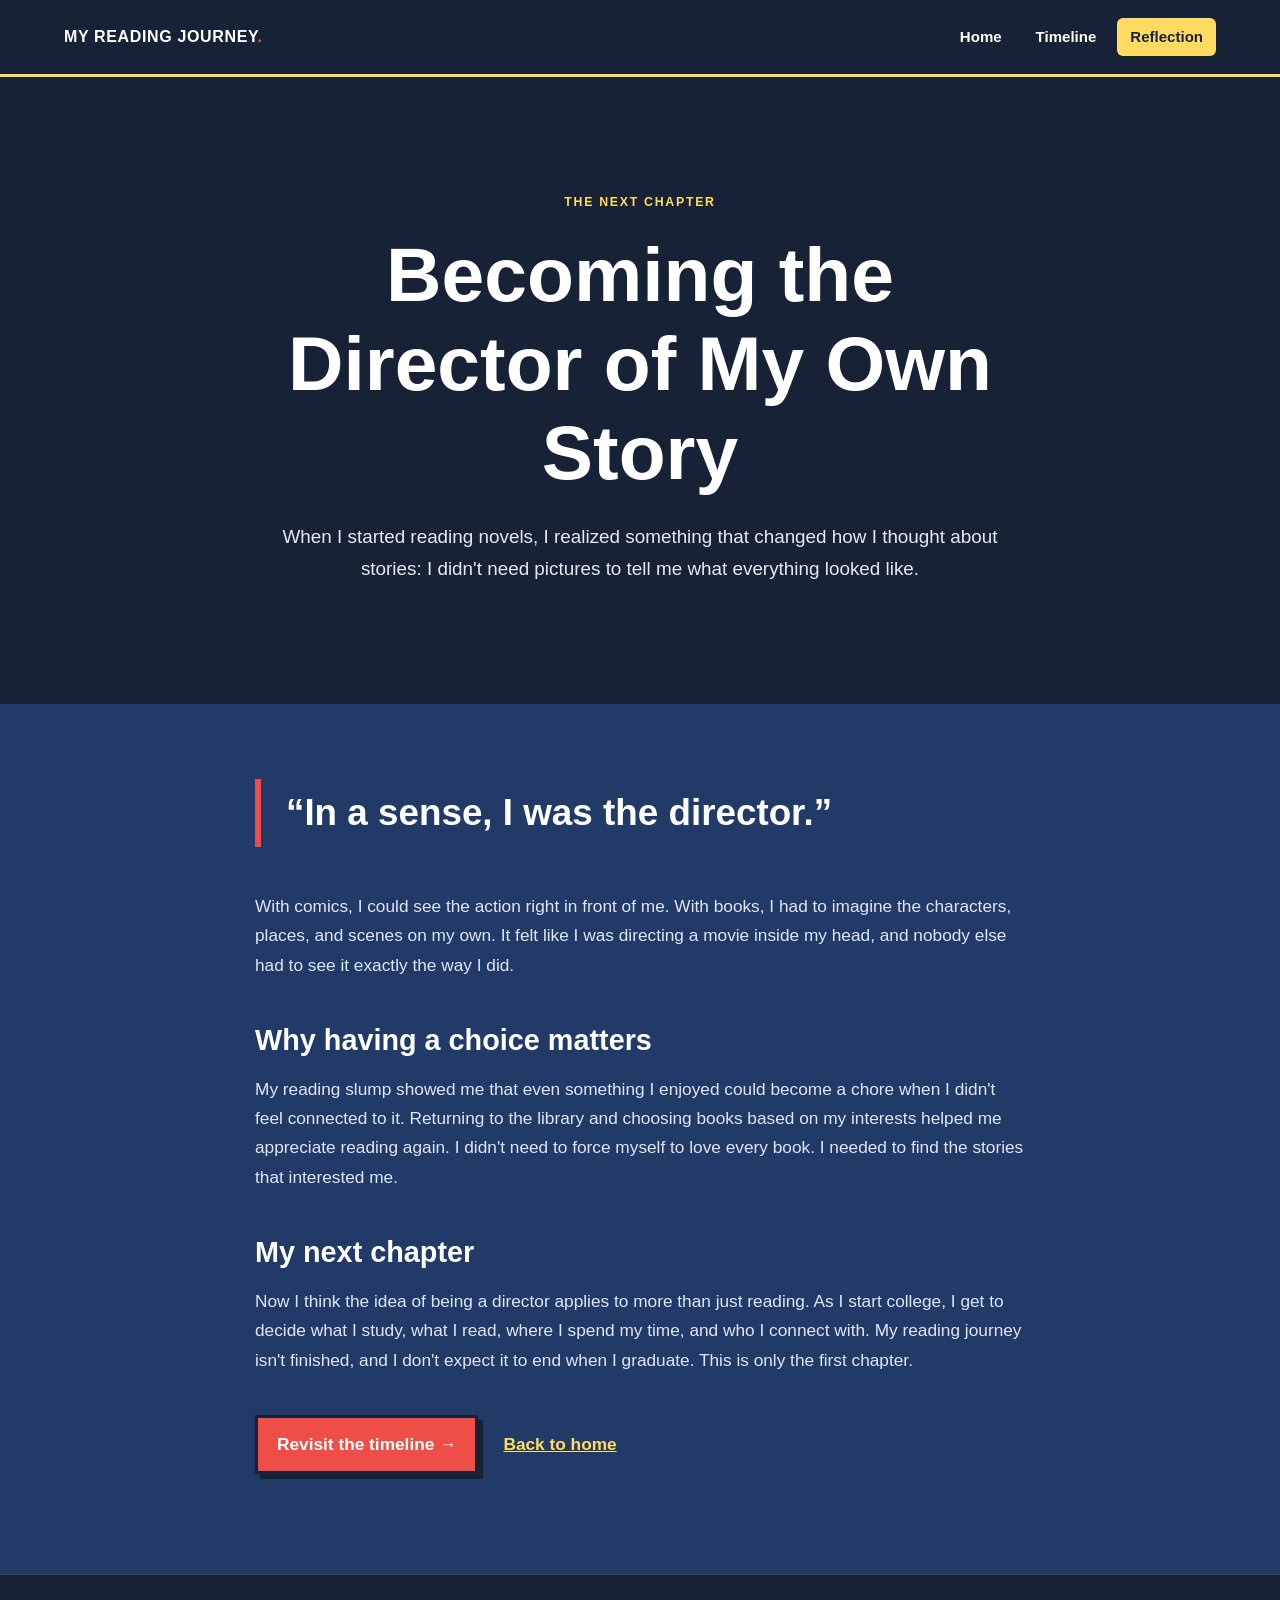
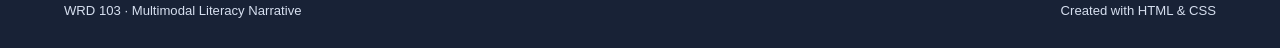
<file: reflection.html>
<!DOCTYPE html>
<html lang="en">
<head>
  <meta charset="UTF-8">
  <meta name="viewport" content="width=device-width, initial-scale=1">
  <meta name="description" content="What my reading journey taught me about imagination, choice, and directing my own life.">
  <title>Reflection | My Reading Journey</title>
  <link rel="stylesheet" href="style.css">
</head>
<body>
  <header class="site-header">
    <a class="logo" href="index.html">MY READING JOURNEY<span class="logo-dot">.</span></a>
    <nav aria-label="Main navigation" class="site-nav">
      <a href="index.html">Home</a>
      <a href="timeline.html">Timeline</a>
      <a href="reflection.html" aria-current="page">Reflection</a>
    </nav>
  </header>

  <main>
    <section class="reflection-hero">
      <div class="section-wrap narrow">
        <span class="eyebrow">THE NEXT CHAPTER</span>
        <h1>Becoming the Director of My Own Story</h1>
        <p class="reflection-lead">When I started reading novels, I realized something that changed how I thought about stories: I didn't need pictures to tell me what everything looked like.</p>
      </div>
    </section>

    <section class="reflection-body section-wrap narrow">
      <blockquote class="pull-quote">“In a sense, I was the director.”</blockquote>
      <p>With comics, I could see the action right in front of me. With books, I had to imagine the characters, places, and scenes on my own. It felt like I was directing a movie inside my head, and nobody else had to see it exactly the way I did.</p>

      <h2>Why having a choice matters</h2>
      <p>My reading slump showed me that even something I enjoyed could become a chore when I didn't feel connected to it. Returning to the library and choosing books based on my interests helped me appreciate reading again. I didn't need to force myself to love every book. I needed to find the stories that interested me.</p>

      <h2>My next chapter</h2>
      <p>Now I think the idea of being a director applies to more than just reading. As I start college, I get to decide what I study, what I read, where I spend my time, and who I connect with. My reading journey isn't finished, and I don't expect it to end when I graduate. This is only the first chapter.</p>

      <div class="reflection-actions">
        <a class="button button-red" href="timeline.html">Revisit the timeline →</a>
        <a class="text-link" href="index.html">Back to home</a>
      </div>
    </section>
  </main>

  <footer class="site-footer">
    <span>WRD 103 · Multimodal Literacy Narrative</span>
    <span>Created with HTML &amp; CSS</span>
  </footer>
</body>
</html>
</file>
<file: style.css>
/* Shared design for all three pages */
:root {
  --ink: #182236;
  --paper: #223a67;
  --white: #fff;
  --red: #ef4d47;
  --yellow: #ffdc61;
  --blue: #70c6e6;
  --muted: #d7deed;
}

/* General styling */
* {
  box-sizing: border-box;
}

html {
  scroll-behavior: smooth;
}

body {
  margin: 0;
  color: #eef3ff;
  background: var(--paper);
  font-family: Arial, Helvetica, sans-serif;
  line-height: 1.7;
}

a {
  color: inherit;
}

img {
  max-width: 100%;
  display: block;
}

h1, h2, h3 {
  line-height: 1.16;
}

.section-wrap {
  width: min(1080px, 90%);
  margin: auto;
}

.narrow {
  max-width: 770px;
}

.eyebrow {
  display: inline-block;
  font-size: .77rem;
  font-weight: 900;
  letter-spacing: .14em;
  text-transform: uppercase;
}

/* Navigation */
.site-header {
  display: flex;
  justify-content: space-between;
  align-items: center;
  gap: 20px;
  padding: 18px 5%;
  background: var(--ink);
  color: white;
  border-bottom: 3px solid var(--yellow);
}

.logo {
  font-weight: 900;
  text-decoration: none;
  letter-spacing: .04em;
}

.logo-dot {
  color: var(--red);
}

.site-nav {
  display: flex;
  flex-wrap: wrap;
  gap: 8px;
}

.site-nav a {
  text-decoration: none;
  font-size: .94rem;
  font-weight: 700;
  padding: 6px 13px;
  border-radius: 6px;
}

.site-nav a:hover,
.site-nav a[aria-current="page"] {
  background: var(--yellow);
  color: var(--ink);
}

/* Common buttons */
.button {
  display: inline-flex;
  align-items: center;
  gap: 10px;
  border: 3px solid var(--ink);
  box-shadow: 5px 5px 0 var(--ink);
  padding: 12px 19px;
  font-weight: 800;
  text-decoration: none;
  transition: transform .2s, box-shadow .2s;
}

.button:hover {
  transform: translate(3px, 3px);
  box-shadow: 2px 2px 0 var(--ink);
}

.button-red {
  background: var(--red);
  color: white;
}

.button-dark {
  background: var(--ink);
  color: white;
}

.comic-tag {
  padding: 6px 11px;
  color: var(--ink);
  background: white;
  border: 2px solid var(--ink);
  transform: rotate(-1deg);
}

.comic-dots {
  background-color: var(--yellow);
  background-image:
    radial-gradient(#e7bf46 1.2px, transparent 1.2px);
  background-size: 16px 16px;
}

/* Home hero */
.hero {
  border-bottom: 4px solid var(--ink);
  color: var(--ink);
}

.hero-inner {
  width: min(1200px, 90%);
  margin: auto;
  padding: 80px 0;
  display: grid;
  grid-template-columns: 1.05fr .95fr;
  align-items: center;
  gap: 60px;
}

.hero h1 {
  font-size: clamp(3.5rem, 6.9vw, 6.4rem);
  letter-spacing: -.05em;
  margin: 24px 0;
  text-transform: uppercase;
}

.hero h1 em {
  color: var(--red);
  font-style: normal;
  -webkit-text-stroke: 1px var(--ink);
}

.hero-copy p {
  max-width: 520px;
  font-size: 1.07rem;
  color: var(--ink);
}

.hero-copy .button {
  margin-top: 18px;
}

.hero-art {
  min-height: 390px;
  border: 5px solid var(--ink);
  box-shadow: 11px 11px 0 var(--ink);
  transform: rotate(2deg);
  background: var(--blue);
  overflow: hidden;
}

.hero-art-top,
.hero-art-bottom {
  background: white;
  padding: 10px 15px;
  font-size: .8rem;
  font-weight: 900;
  letter-spacing: .09em;
  color: var(--ink);
}

.hero-art-top {
  display: flex;
  justify-content: space-between;
  border-bottom: 4px solid var(--ink);
}

.hero-art-bottom {
  text-align: center;
  border-top: 4px solid var(--ink);
  background: var(--red);
  color: white;
}

.hero-art-content {
  position: relative;
  height: 310px;
  display: flex;
  justify-content: center;
  align-items: center;
  gap: 20px;
  padding: 28px;
  background:
    radial-gradient(#2982a5 1.5px, transparent 1.5px);
  background-size: 14px 14px;
}

.cover {
  position: relative;
  z-index: 1;
  width: 41%;
  max-height: 245px;
  object-fit: contain;
  border: 3px solid var(--ink);
  box-shadow: 5px 5px 0 var(--ink);
  background: white;
}

.cover-comic {
  transform: rotate(-8deg);
}

.cover-novel {
  transform: rotate(8deg);
}

.burst {
  position: absolute;
  z-index: 2;
  top: 8px;
  left: 41%;
  transform: rotate(-12deg);
  padding: 8px 14px;
  font-size: 1.9rem;
  font-weight: 900;
  background: var(--yellow);
  border: 3px solid var(--ink);
  box-shadow: 3px 3px 0 var(--ink);
  color: var(--ink);
}

/* Home introduction */
.intro {
  padding-top: 90px;
  padding-bottom: 100px;
}

.intro h2 {
  font-size: clamp(2rem, 4vw, 3.1rem);
  margin: 10px 0 18px;
  color: white;
}

.intro > p {
  max-width: 780px;
  color: var(--muted);
  font-size: 1.06rem;
}

.feature-grid {
  display: grid;
  grid-template-columns: repeat(2, 1fr);
  gap: 22px;
  margin-top: 35px;
}

.feature-card {
  display: block;
  padding: 28px;
  background: white;
  border: 2px solid #d6d3cd;
  border-radius: 12px;
  text-decoration: none;
  transition: transform .2s;
  color: var(--ink);
}

.feature-card:hover {
  transform: translateY(-5px);
  border-color: var(--ink);
}

.feature-number {
  color: #bd3434;
  font-weight: 900;
}

.feature-card h3 {
  font-size: 1.55rem;
  margin: 10px 0;
}

.feature-card p {
  color: #5e6675;
}

.card-link {
  font-weight: 800;
}

/* Timeline page */
.page-banner {
  padding: 72px 0 60px;
  border-bottom: 4px solid var(--ink);
  color: var(--ink);
}

.page-banner h1 {
  font-size: clamp(2.7rem, 5.7vw, 4.7rem);
  margin: 19px 0 10px;
}

.page-banner p {
  font-size: 1.1rem;
  max-width: 670px;
}

.chapter-nav {
  display: flex;
  flex-wrap: wrap;
  gap: 9px;
  margin-top: 26px;
}

.chapter-nav a {
  padding: 6px 12px;
  border: 2px solid var(--ink);
  background: white;
  text-decoration: none;
  font-size: .82rem;
  font-weight: 800;
  color: var(--ink);
}

.chapter-nav a:hover {
  background: var(--blue);
}

.timeline-section {
  padding-top: 80px;
  padding-bottom: 95px;
}

.timeline {
  position: relative;
  padding-left: 50px;
  border-left: 4px solid white;
}

.timeline-item {
  position: relative;
  display: grid;
  grid-template-columns: 1.4fr .85fr;
  gap: 30px;
  align-items: center;
  margin: 0 0 35px 20px;
  padding: 30px;
  background: white;
  border: 2px solid #ded9d0;
  border-radius: 12px;
  scroll-margin-top: 20px;
  color: var(--ink);
}

.timeline-item.is-comic {
  border: 4px solid var(--ink);
  border-radius: 0;
  box-shadow: 6px 6px 0 var(--ink);
  background: #fff9e6;
}

.timeline-marker {
  position: absolute;
  top: 32px;
  left: -94px;
  display: grid;
  place-items: center;
  width: 43px;
  height: 43px;
  color: white;
  font-weight: 900;
  font-size: .8rem;
  background: var(--red);
  border: 4px solid var(--ink);
  border-radius: 50%;
}

.chapter-content h2 {
  font-size: clamp(1.6rem, 2.8vw, 2.2rem);
  margin: 9px 0 15px;
}

.chapter-content p {
  color: #3f4755;
  margin: 0;
}

.chapter-content .eyebrow {
  color: #a52e2e;
}

.chapter-note {
  display: inline-block;
  margin-top: 22px;
  padding: 5px 10px;
  font-size: .7rem;
  font-weight: 900;
  letter-spacing: .08em;
  background: var(--yellow);
  border: 2px solid var(--ink);
}

/* Images and book covers */
.media-card {
  margin: 0;
  padding: 20px 15px;
  text-align: center;
  background: #f0ede8;
  border-radius: 9px;
}

.comic-media {
  border: 2px solid var(--ink);
  background: var(--blue);
}

.media-card > img {
  height: 225px;
  width: 100%;
  object-fit: contain;
  background: white;
  box-shadow: 3px 4px 0 rgba(0,0,0,.15);
}

.media-card figcaption {
  color: #404b5a;
  font-size: .8rem;
  margin-top: 12px;
}

.book-pair {
  display: flex;
  justify-content: center;
  align-items: center;
  gap: 12px;
}

.book-pair img {
  width: 44%;
  height: 205px;
  object-fit: contain;
  background: white;
  box-shadow: 3px 4px 0 rgba(0,0,0,.15);
}

/* Reading slump real image */
.photo-media img {
  height: 230px;
  width: 100%;
  object-fit: cover;
  border-radius: 6px;
  background: white;
  box-shadow: 3px 4px 0 rgba(0,0,0,.15);
}

/* Reflection page */
.reflection-hero {
  background: var(--ink);
  color: white;
  padding: 110px 0 100px;
  text-align: center;
}

.reflection-hero .eyebrow {
  color: var(--yellow);
}

.reflection-hero h1 {
  font-size: clamp(2.7rem, 6vw, 4.8rem);
  margin: 16px 0 24px;
}

.reflection-lead {
  font-size: 1.18rem;
  color: #e6e9ee;
}

.reflection-body {
  padding-top: 75px;
  padding-bottom: 100px;
  font-size: 1.08rem;
}

.reflection-body h2 {
  font-size: 1.8rem;
  margin: 44px 0 10px;
  color: white;
}

.reflection-body p {
  color: #dfe6f5;
}

.pull-quote {
  margin: 0 0 45px;
  border-left: 6px solid var(--red);
  padding: 10px 0 10px 25px;
  font-size: clamp(1.5rem, 4vw, 2.3rem);
  font-weight: 800;
  line-height: 1.3;
  color: white;
}

.reflection-actions {
  display: flex;
  align-items: center;
  flex-wrap: wrap;
  gap: 25px;
  margin-top: 40px;
}

.text-link {
  font-weight: 800;
  color: var(--yellow);
}

/* Footer */
.site-footer {
  display: flex;
  justify-content: space-between;
  gap: 15px;
  padding: 25px 5%;
  background: var(--ink);
  border-top: 1px solid #314563;
  font-size: .82rem;
  color: #d6dfef;
}

.site-footer a {
  color: var(--yellow);
}

/* Tablet and mobile responsiveness */
@media (max-width: 830px) {
  .hero-inner {
    grid-template-columns: 1fr;
    gap: 40px;
  }

  .hero-art {
    max-width: 550px;
    width: 100%;
    margin: auto;
    transform: none;
  }

  .timeline-item {
    grid-template-columns: 1fr;
  }

  .media-card {
    max-width: 380px;
    width: 100%;
  }
}

@media (max-width: 560px) {
  .site-header {
    flex-direction: column;
    text-align: center;
    padding: 15px;
  }

  .site-nav {
    justify-content: center;
  }

  .hero-inner {
    padding: 55px 0;
  }

  .hero-art {
    min-height: 325px;
  }

  .hero-art-content {
    height: 245px;
  }

  .cover {
    max-height: 175px;
  }

  .feature-grid {
    grid-template-columns: 1fr;
  }

  .timeline {
    padding-left: 26px;
  }

  .timeline-item {
    margin-left: 12px;
    padding: 22px;
  }

  .timeline-marker {
    left: -60px;
    width: 37px;
    height: 37px;
  }

  .site-footer {
    flex-direction: column;
    text-align: center;
  }
}

@media (prefers-reduced-motion: reduce) {
  html {
    scroll-behavior: auto;
  }

  .button,
  .feature-card {
    transition: none;
  }
}

/* Homepage author name */
.author-name {
  display: inline-block;
  font-size: 1rem;
  font-weight: 800;
  text-transform: uppercase;
  letter-spacing: 2px;
  color: var(--ink);
  border-bottom: 3px solid var(--red);
  padding-bottom: 5px;
  margin: 0 0 20px;
}
</file>
